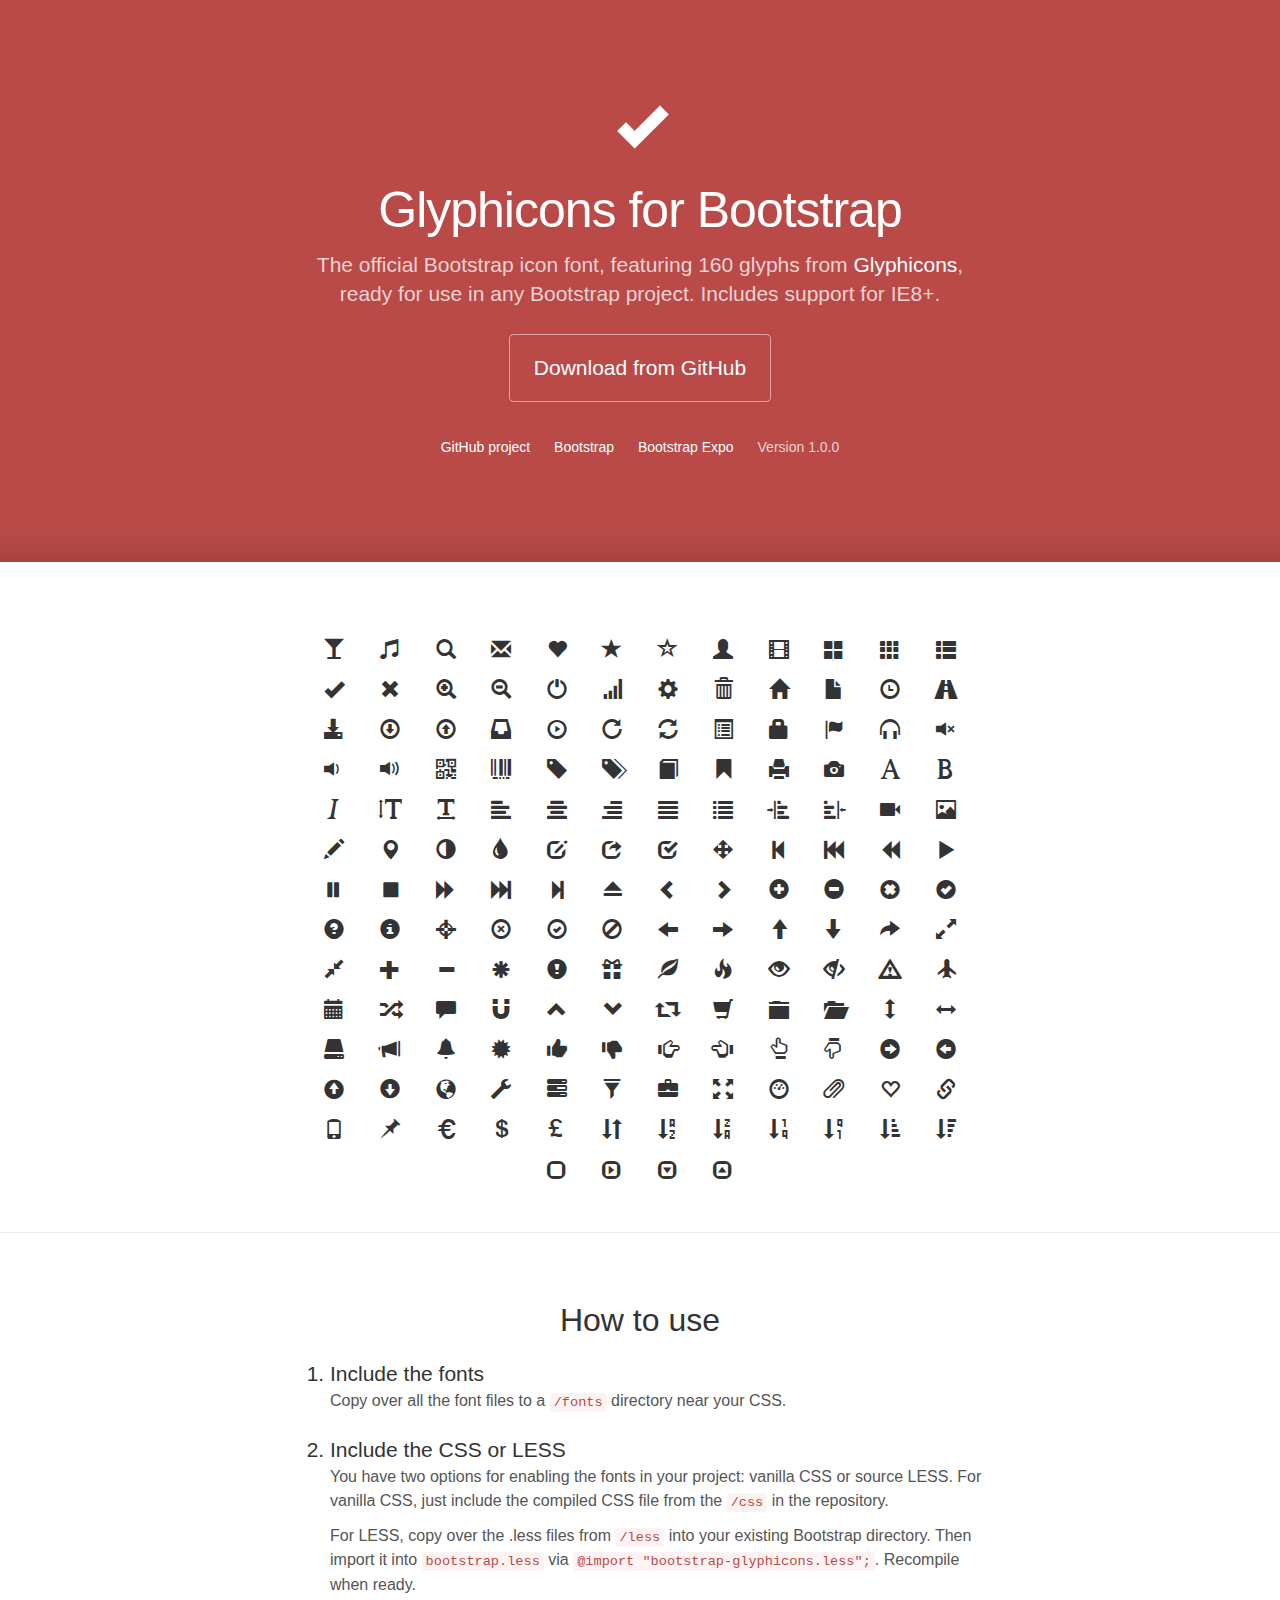
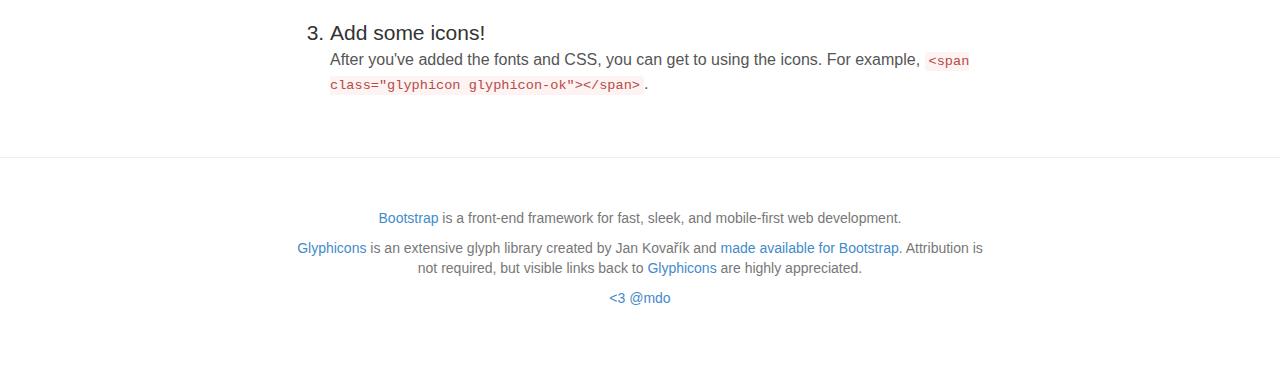
<file: app-utils/src/main/resources/META-INF/web-resources/glyphicons/index.html>
<!DOCTYPE html>
<html lang="en">
  <head>
    <meta charset="utf-8">
    <meta name="viewport" content="width=device-width, initial-scale=1.0">
    <meta name="description" content="">
    <meta name="author" content="">

    <title>Glyphicons for Bootstrap</title>

    <!-- Bootstrap core CSS -->
    <link href="../bootstrap/css/bootstrap.css" rel="stylesheet">
    <link href="css/bootstrap-glyphicons.css" rel="stylesheet">

    <!-- Custom styles for this template -->
    <link href="css/docs.css" rel="stylesheet">

    <!-- Analytics -->
    <script>
      (function(i,s,o,g,r,a,m){i['GoogleAnalyticsObject']=r;i[r]=i[r]||function(){
      (i[r].q=i[r].q||[]).push(arguments)},i[r].l=1*new Date();a=s.createElement(o),
      m=s.getElementsByTagName(o)[0];a.async=1;a.src=g;m.parentNode.insertBefore(a,m)
      })(window,document,'script','//www.google-analytics.com/analytics.js','ga');
      ga('create', 'UA-146052-11', 'getbootstrap.com');
      ga('send', 'pageview');
    </script>
  </head>

  <body>

    <div class="jumbotron">
      <div class="container">
        <span class="glyphicon glyphicon-ok"></span>
        <h1>Glyphicons for Bootstrap</h1>
        <p>The official Bootstrap icon font, featuring 160 glyphs from <a href="http://glyphicons.com" target="_blank">Glyphicons</a>, ready for use in any Bootstrap project. Includes support for IE8+.</p>
        <a href="https://github.com/twbs/bootstrap-glyphicons/archive/gh-pages.zip" class="btn btn-outline btn-large" onclick="_gaq.push(['_trackEvent', 'Jumbotron actions', 'Download', 'Download 1.0.0']);">Download from GitHub</a>
        <ul class="jumbotron-links">
          <li>
            <a href="http://github.com/twbs/bootstrap-glyphicons" onclick="_gaq.push(['_trackEvent', 'Jumbotron actions', 'Jumbotron links', 'GitHub project']);">GitHub project</a>
          </li>
          <li>
            <a href="http://getbootstrap.com" onclick="_gaq.push(['_trackEvent', 'Jumbotron actions', 'Jumbotron links', 'Bootstrap']);">Bootstrap</a>
          </li>
          <li>
            <a href="http://expo.getbootstrap.com" onclick="_gaq.push(['_trackEvent', 'Jumbotron actions', 'Jumbotron links', 'Expo']);">Bootstrap Expo</a>
          </li>
          <li>Version 1.0.0</li>
        </ul>
      </div>
    </div>

    <div class="container">

      <div class="the-icons">
        <span class="glyphicon glyphicon-glass"></span>
        <span class="glyphicon glyphicon-music"></span>
        <span class="glyphicon glyphicon-search"></span>
        <span class="glyphicon glyphicon-envelope"></span>
        <span class="glyphicon glyphicon-heart"></span>
        <span class="glyphicon glyphicon-star"></span>
        <span class="glyphicon glyphicon-star-empty"></span>
        <span class="glyphicon glyphicon-user"></span>
        <span class="glyphicon glyphicon-film"></span>
        <span class="glyphicon glyphicon-th-large"></span>
        <span class="glyphicon glyphicon-th"></span>
        <span class="glyphicon glyphicon-th-list"></span>
        <span class="glyphicon glyphicon-ok"></span>
        <span class="glyphicon glyphicon-remove"></span>
        <span class="glyphicon glyphicon-zoom-in"></span>
        <span class="glyphicon glyphicon-zoom-out"></span>
        <span class="glyphicon glyphicon-off"></span>
        <span class="glyphicon glyphicon-signal"></span>
        <span class="glyphicon glyphicon-cog"></span>
        <span class="glyphicon glyphicon-trash"></span>
        <span class="glyphicon glyphicon-home"></span>
        <span class="glyphicon glyphicon-file"></span>
        <span class="glyphicon glyphicon-time"></span>
        <span class="glyphicon glyphicon-road"></span>
        <span class="glyphicon glyphicon-download-alt"></span>
        <span class="glyphicon glyphicon-download"></span>
        <span class="glyphicon glyphicon-upload"></span>
        <span class="glyphicon glyphicon-inbox"></span>

        <span class="glyphicon glyphicon-play-circle"></span>
        <span class="glyphicon glyphicon-repeat"></span>
        <span class="glyphicon glyphicon-refresh"></span>
        <span class="glyphicon glyphicon-list-alt"></span>
        <span class="glyphicon glyphicon-lock"></span>
        <span class="glyphicon glyphicon-flag"></span>
        <span class="glyphicon glyphicon-headphones"></span>
        <span class="glyphicon glyphicon-volume-off"></span>
        <span class="glyphicon glyphicon-volume-down"></span>
        <span class="glyphicon glyphicon-volume-up"></span>
        <span class="glyphicon glyphicon-qrcode"></span>
        <span class="glyphicon glyphicon-barcode"></span>
        <span class="glyphicon glyphicon-tag"></span>
        <span class="glyphicon glyphicon-tags"></span>
        <span class="glyphicon glyphicon-book"></span>
        <span class="glyphicon glyphicon-bookmark"></span>
        <span class="glyphicon glyphicon-print"></span>
        <span class="glyphicon glyphicon-camera"></span>
        <span class="glyphicon glyphicon-font"></span>
        <span class="glyphicon glyphicon-bold"></span>
        <span class="glyphicon glyphicon-italic"></span>
        <span class="glyphicon glyphicon-text-height"></span>
        <span class="glyphicon glyphicon-text-width"></span>
        <span class="glyphicon glyphicon-align-left"></span>
        <span class="glyphicon glyphicon-align-center"></span>
        <span class="glyphicon glyphicon-align-right"></span>
        <span class="glyphicon glyphicon-align-justify"></span>
        <span class="glyphicon glyphicon-list"></span>

        <span class="glyphicon glyphicon-indent-left"></span>
        <span class="glyphicon glyphicon-indent-right"></span>
        <span class="glyphicon glyphicon-facetime-video"></span>
        <span class="glyphicon glyphicon-picture"></span>
        <span class="glyphicon glyphicon-pencil"></span>
        <span class="glyphicon glyphicon-map-marker"></span>
        <span class="glyphicon glyphicon-adjust"></span>
        <span class="glyphicon glyphicon-tint"></span>
        <span class="glyphicon glyphicon-edit"></span>
        <span class="glyphicon glyphicon-share"></span>
        <span class="glyphicon glyphicon-check"></span>
        <span class="glyphicon glyphicon-move"></span>
        <span class="glyphicon glyphicon-step-backward"></span>
        <span class="glyphicon glyphicon-fast-backward"></span>
        <span class="glyphicon glyphicon-backward"></span>
        <span class="glyphicon glyphicon-play"></span>
        <span class="glyphicon glyphicon-pause"></span>
        <span class="glyphicon glyphicon-stop"></span>
        <span class="glyphicon glyphicon-forward"></span>
        <span class="glyphicon glyphicon-fast-forward"></span>
        <span class="glyphicon glyphicon-step-forward"></span>
        <span class="glyphicon glyphicon-eject"></span>
        <span class="glyphicon glyphicon-chevron-left"></span>
        <span class="glyphicon glyphicon-chevron-right"></span>
        <span class="glyphicon glyphicon-plus-sign"></span>
        <span class="glyphicon glyphicon-minus-sign"></span>
        <span class="glyphicon glyphicon-remove-sign"></span>
        <span class="glyphicon glyphicon-ok-sign"></span>

        <span class="glyphicon glyphicon-question-sign"></span>
        <span class="glyphicon glyphicon-info-sign"></span>
        <span class="glyphicon glyphicon-screenshot"></span>
        <span class="glyphicon glyphicon-remove-circle"></span>
        <span class="glyphicon glyphicon-ok-circle"></span>
        <span class="glyphicon glyphicon-ban-circle"></span>
        <span class="glyphicon glyphicon-arrow-left"></span>
        <span class="glyphicon glyphicon-arrow-right"></span>
        <span class="glyphicon glyphicon-arrow-up"></span>
        <span class="glyphicon glyphicon-arrow-down"></span>
        <span class="glyphicon glyphicon-share-alt"></span>
        <span class="glyphicon glyphicon-resize-full"></span>
        <span class="glyphicon glyphicon-resize-small"></span>
        <span class="glyphicon glyphicon-plus"></span>
        <span class="glyphicon glyphicon-minus"></span>
        <span class="glyphicon glyphicon-asterisk"></span>
        <span class="glyphicon glyphicon-exclamation-sign"></span>
        <span class="glyphicon glyphicon-gift"></span>
        <span class="glyphicon glyphicon-leaf"></span>
        <span class="glyphicon glyphicon-fire"></span>
        <span class="glyphicon glyphicon-eye-open"></span>
        <span class="glyphicon glyphicon-eye-close"></span>
        <span class="glyphicon glyphicon-warning-sign"></span>
        <span class="glyphicon glyphicon-plane"></span>
        <span class="glyphicon glyphicon-calendar"></span>
        <span class="glyphicon glyphicon-random"></span>
        <span class="glyphicon glyphicon-comment"></span>
        <span class="glyphicon glyphicon-magnet"></span>

        <span class="glyphicon glyphicon-chevron-up"></span>
        <span class="glyphicon glyphicon-chevron-down"></span>
        <span class="glyphicon glyphicon-retweet"></span>
        <span class="glyphicon glyphicon-shopping-cart"></span>
        <span class="glyphicon glyphicon-folder-close"></span>
        <span class="glyphicon glyphicon-folder-open"></span>
        <span class="glyphicon glyphicon-resize-vertical"></span>
        <span class="glyphicon glyphicon-resize-horizontal"></span>
        <span class="glyphicon glyphicon-hdd"></span>
        <span class="glyphicon glyphicon-bullhorn"></span>
        <span class="glyphicon glyphicon-bell"></span>
        <span class="glyphicon glyphicon-certificate"></span>
        <span class="glyphicon glyphicon-thumbs-up"></span>
        <span class="glyphicon glyphicon-thumbs-down"></span>
        <span class="glyphicon glyphicon-hand-right"></span>
        <span class="glyphicon glyphicon-hand-left"></span>
        <span class="glyphicon glyphicon-hand-up"></span>
        <span class="glyphicon glyphicon-hand-down"></span>
        <span class="glyphicon glyphicon-circle-arrow-right"></span>
        <span class="glyphicon glyphicon-circle-arrow-left"></span>
        <span class="glyphicon glyphicon-circle-arrow-up"></span>
        <span class="glyphicon glyphicon-circle-arrow-down"></span>
        <span class="glyphicon glyphicon-globe"></span>
        <span class="glyphicon glyphicon-wrench"></span>
        <span class="glyphicon glyphicon-tasks"></span>
        <span class="glyphicon glyphicon-filter"></span>
        <span class="glyphicon glyphicon-briefcase"></span>
        <span class="glyphicon glyphicon-fullscreen"></span>

        <span class="glyphicon glyphicon-dashboard"></span>
        <span class="glyphicon glyphicon-paperclip"></span>
        <span class="glyphicon glyphicon-heart-empty"></span>
        <span class="glyphicon glyphicon-link"></span>
        <span class="glyphicon glyphicon-phone"></span>
        <span class="glyphicon glyphicon-pushpin"></span>
        <span class="glyphicon glyphicon-euro"></span>
        <span class="glyphicon glyphicon-usd"></span>
        <span class="glyphicon glyphicon-gbp"></span>
        <span class="glyphicon glyphicon-sort"></span>
        <span class="glyphicon glyphicon-sort-by-alphabet"></span>
        <span class="glyphicon glyphicon-sort-by-alphabet-alt"></span>
        <span class="glyphicon glyphicon-sort-by-order"></span>
        <span class="glyphicon glyphicon-sort-by-order-alt"></span>
        <span class="glyphicon glyphicon-sort-by-attributes"></span>
        <span class="glyphicon glyphicon-sort-by-attributes-alt"></span>
        <span class="glyphicon glyphicon-unchecked"></span>
        <span class="glyphicon glyphicon-expand"></span>
        <span class="glyphicon glyphicon-collapse"></span>
        <span class="glyphicon glyphicon-collapse-top"></span>
      </div>

    </div><!-- /.container -->

    <div class="how-to">
      <div class="container">
        <h2>How to use</h2>
        <ol>
          <li>
            Include the fonts
            <p>Copy over all the font files to a <code>/fonts</code> directory near your CSS.</p>
          </li>
          <li>
            Include the CSS or LESS
            <p>You have two options for enabling the fonts in your project: vanilla CSS or source LESS. For vanilla CSS, just include the compiled CSS file from the <code>/css</code> in the repository.</p>
            <p>For LESS, copy over the .less files from <code>/less</code> into your existing Bootstrap directory. Then import it into <code>bootstrap.less</code> via <code>@import "bootstrap-glyphicons.less";</code>. Recompile when ready.</p>
          </li>
          <li>
            Add some icons!
            <p>After you've added the fonts and CSS, you can get to using the icons. For example, <code>&lt;span class="glyphicon glyphicon-ok"&gt;&lt;/span&gt;</code>.</p>
          </li>
        </ol>
      </div>
    </div>

    <div class="footer">
      <div class="container">
        <p><a href="http://getbootstrap.com">Bootstrap</a> is a front-end framework for fast, sleek, and mobile-first web development.</p>
        <p><a href="http://glyphicons.com">Glyphicons</a> is an extensive glyph library created by Jan Kovařík and <a href="http://glyphicons.com/glyphicons-licenses/">made available for Bootstrap</a>. Attribution is not required, but visible links back to <a href="http://glyphicons.com/">Glyphicons</a> are highly appreciated.</p>

        <p><a href="https://twitter.com/mdo">&lt;3 @mdo</a></p>
      </div>
    </div>

  </body>
</html>
</file>
<file: app-utils/src/main/resources/META-INF/web-resources/glyphicons/css/docs.css>
body {
  font-weight: 300;
}

a:hover,
a:focus {
  text-decoration: none;
}

.container {
  max-width: 700px;
}

h2 {
  text-align: center;
  font-weight: 300;
}


/* Header
-------------------------------------------------- */

.jumbotron {
  position: relative;
  font-size: 16px;
  color: #fff;
  color: rgba(255,255,255,.75);
  text-align: center;
  background-color: #b94a48;
  border-radius: 0;
}
.jumbotron h1,
.jumbotron .glyphicon-ok {
  margin-bottom: 15px;
  font-weight: 300;
  letter-spacing: -1px;
  color: #fff;
}
.jumbotron .glyphicon-ok {
  font-size: 40px;
  line-height: 1;
}
.btn-outline {
  margin-top: 15px;
  margin-bottom: 15px;
  padding: 18px 24px;
  font-size: inherit;
  font-weight: 500;
  color: #fff; /* redeclare to override the `.jumbotron a` */
  background-color: transparent;
  border-color: #fff;
  border-color: rgba(255,255,255,.5);
  transition: all .1s ease-in-out;
}
.btn-outline:hover,
.btn-outline:active {
  color: #b94a48;
  background-color: #fff;
  border-color: #fff;
}

.jumbotron:after {
  position: absolute;
  right: 0;
  bottom: 0;
  left: 0;
  z-index: 10;
  display: block;
  content: "";
  height: 30px;
  background-image: -moz-linear-gradient(rgba(0, 0, 0, 0), rgba(0,0,0,.1));
  background-image: -webkit-linear-gradient(rgba(0, 0, 0, 0), rgba(0,0,0,.1));
}

.jumbotron p a,
.jumbotron-links a {
  font-weight: 500;
  color: #fff;
  transition: all .1s ease-in-out;
}
.jumbotron p a:hover,
.jumbotron-links a:hover {
  text-shadow: 0 0 10px rgba(255,255,255,.55);
}

/* Textual links */
.jumbotron-links {
  margin-top: 15px;
  margin-bottom: 0;
  padding-left: 0;
  list-style: none;
  font-size: 14px;
}
.jumbotron-links li {
  display: inline;
}
.jumbotron-links li + li {
  margin-left: 20px;
}

@media (min-width: 768px) {
  .jumbotron {
    padding-top: 100px;
    padding-bottom: 100px;
    font-size: 21px;
  }
  .jumbotron h1,
  .jumbotron .glyphicon-ok {
    font-size: 50px;
  }
}

/* Steps for setup
-------------------------------------------------- */

.how-to {
  padding: 50px 20px;
  border-top: 1px solid #eee;
}
.how-to li {
  font-size: 21px;
  line-height: 1.5;
  margin-top: 20px;
}
.how-to li p {
  font-size: 16px;
  color: #555;
}
.how-to code {
  font-size: 85%;
  color: #b94a48;
  background-color: #fcf3f2;
  word-wrap: break-word;
  white-space: normal;
}

/* Icons
-------------------------------------------------- */

.the-icons {
  padding: 40px 10px;
  font-size: 20px;
  line-height: 2;
  color: #333;
  text-align: center;
}
.the-icons .glyphicon {
  padding-left: 15px;
  padding-right: 15px;
}

/* Footer
-------------------------------------------------- */

.footer {
  padding: 50px 30px;
  color: #777;
  text-align: center;
  border-top: 1px solid #eee;
}
</file>
